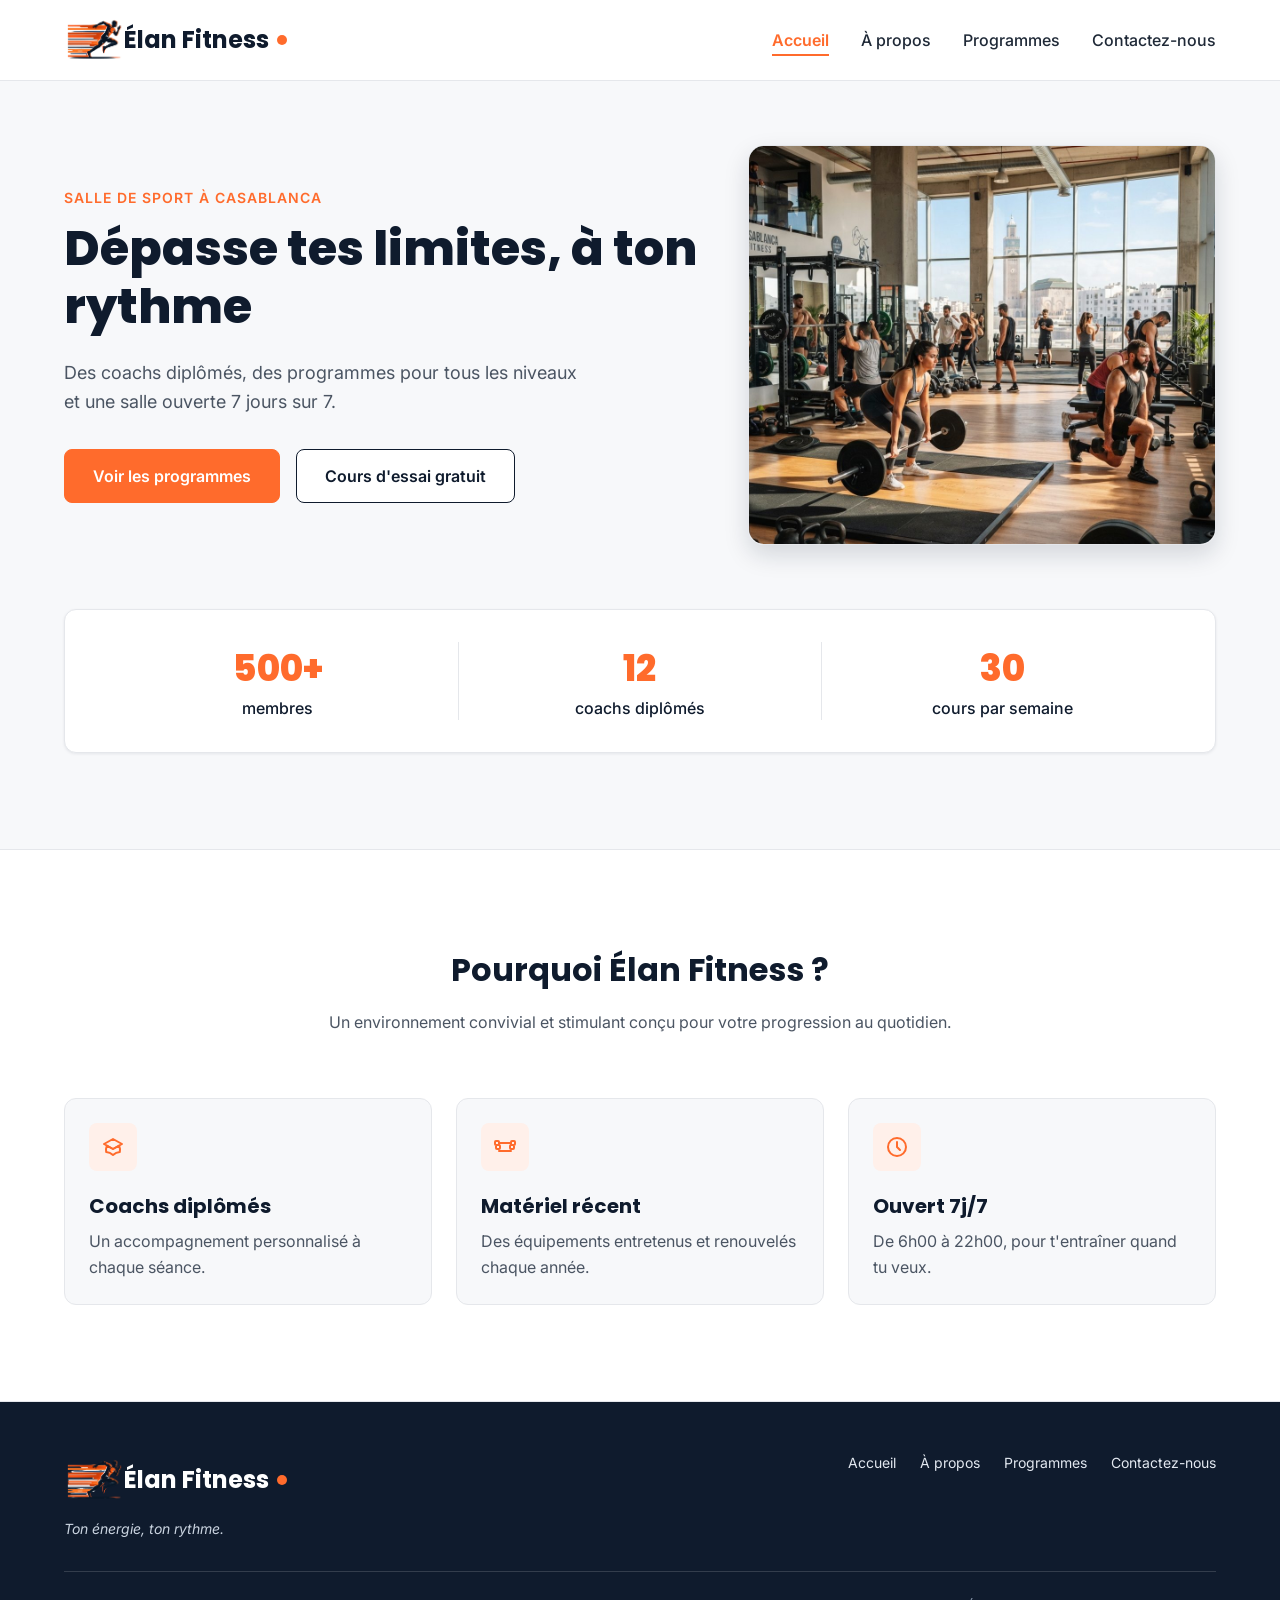
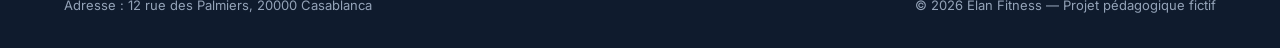
<file: elan-fitness/index.html>
<!DOCTYPE html>
<html lang="fr">
<head>
  <meta charset="UTF-8">
  <meta name="viewport" content="width=device-width, initial-scale=1">
  <meta name="description" content="Élan Fitness, salle de sport à Casablanca : musculation, yoga, cardio et boxe fitness avec des coachs diplômés. Réservez votre cours d'essai gratuit.">
  <title>Élan Fitness | Salle de sport à Casablanca</title>

  <link rel="preconnect" href="https://fonts.googleapis.com">
  <link rel="preconnect" href="https://fonts.gstatic.com" crossorigin>
  <link href="https://fonts.googleapis.com/css2?family=Inter:wght@400;500;600&family=Poppins:wght@600;700;800&display=swap" rel="stylesheet">

  <link rel="stylesheet" href="style.css">
  <link rel="icon" type="image/png" href="img/logo_fits.png">
</head>

<body>


<header class="en-tete">
  <div class="conteneur en-tete-contenu">
    <a href="index.html" class="logo">
      <img src="img/logo_fits.png" alt="Logo Élan Fitness">Élan Fitness
    </a>

    <nav aria-label="Navigation principale">
      <ul class="menu">
        <li><a href="index.html" class="lien-actif">Accueil</a></li>
        <li><a href="apropos.html">À propos</a></li>
        <li><a href="programmes.html">Programmes</a></li>
        <li><a href="contact.html">Contactez-nous</a></li>
      </ul>
    </nav>
  </div>
</header>

  <main>

    <section id="accueil" class="hero">
      <div class="conteneur">

        <div class="hero-contenu">
          <div class="hero-texte">
            <p class="sur-titre">Salle de sport à Casablanca</p>
            <h1>Dépasse tes limites, à ton rythme</h1>
            <p class="hero-description">
              Des coachs diplômés, des programmes pour tous les niveaux et une salle ouverte 7 jours sur 7.
            </p>
            <div class="boutons">
              <a href="programmes.html" class="bouton bouton-principal">Voir les programmes</a>
              <a href="contact.html" class="bouton bouton-secondaire">Cours d'essai gratuit</a>
            </div>
          </div>

          <img class="hero-image" src="img/hero.jpg" alt="Des personnes s'entraînent dans une salle de sport lumineuse à Casablanca">
        </div>

        <div class="chiffres">
          <div class="chiffre">
            <p class="chiffre-nombre">500+</p>
            <p>membres</p>
          </div>
          <div class="chiffre">
            <p class="chiffre-nombre">12</p>
            <p>coachs diplômés</p>
          </div>
          <div class="chiffre">
            <p class="chiffre-nombre">30</p>
            <p>cours par semaine</p>
          </div>
        </div>

      </div>
    </section>

    <section class="section section-blanche">
      <div class="conteneur">

        <div class="section-titre">
          <h2>Pourquoi Élan Fitness ?</h2>
          <p>Un environnement convivial et stimulant conçu pour votre progression au quotidien.</p>
        </div>

        <div class="cartes">
          <article class="carte carte-avantage">
            <div class="icone"><img src="img/icone-coach.svg" alt=""></div>
            <h3>Coachs diplômés</h3>
            <p>Un accompagnement personnalisé à chaque séance.</p>
          </article>

          <article class="carte carte-avantage">
            <div class="icone"><img src="img/icone-materiel.svg" alt=""></div>
            <h3>Matériel récent</h3>
            <p>Des équipements entretenus et renouvelés chaque année.</p>
          </article>

          <article class="carte carte-avantage">
            <div class="icone"><img src="img/icone-horloge.svg" alt=""></div>
            <h3>Ouvert 7j/7</h3>
            <p>De 6h00 à 22h00, pour t'entraîner quand tu veux.</p>
          </article>
        </div>

      </div>
    </section>

  </main>

  <footer class="pied-de-page">
    <div class="conteneur">

      <div class="pied-haut">
        <div>
          <a href="index.html" class="logo logo-clair">
            <img src="img/logo_fits.png" class="logo_footer" alt="Logo Élan Fitness">Élan Fitness
          </a>
          <p class="slogan">Ton énergie, ton rythme.</p>
        </div>

        <nav aria-label="Navigation du pied de page">
          <ul class="menu menu-pied">
            <li><a href="index.html">Accueil</a></li>
            <li><a href="apropos.html">À propos</a></li>
            <li><a href="programmes.html">Programmes</a></li>
            <li><a href="contact.html">Contactez-nous</a></li>

          </ul>
        </nav>
      </div>

      <div class="pied-bas">
        <p>Adresse : 12 rue des Palmiers, 20000 Casablanca</p>
        <p>&copy; 2026 Élan Fitness — Projet pédagogique fictif</p>
      </div>

    </div>
  </footer>

</body>
</html>
</file>
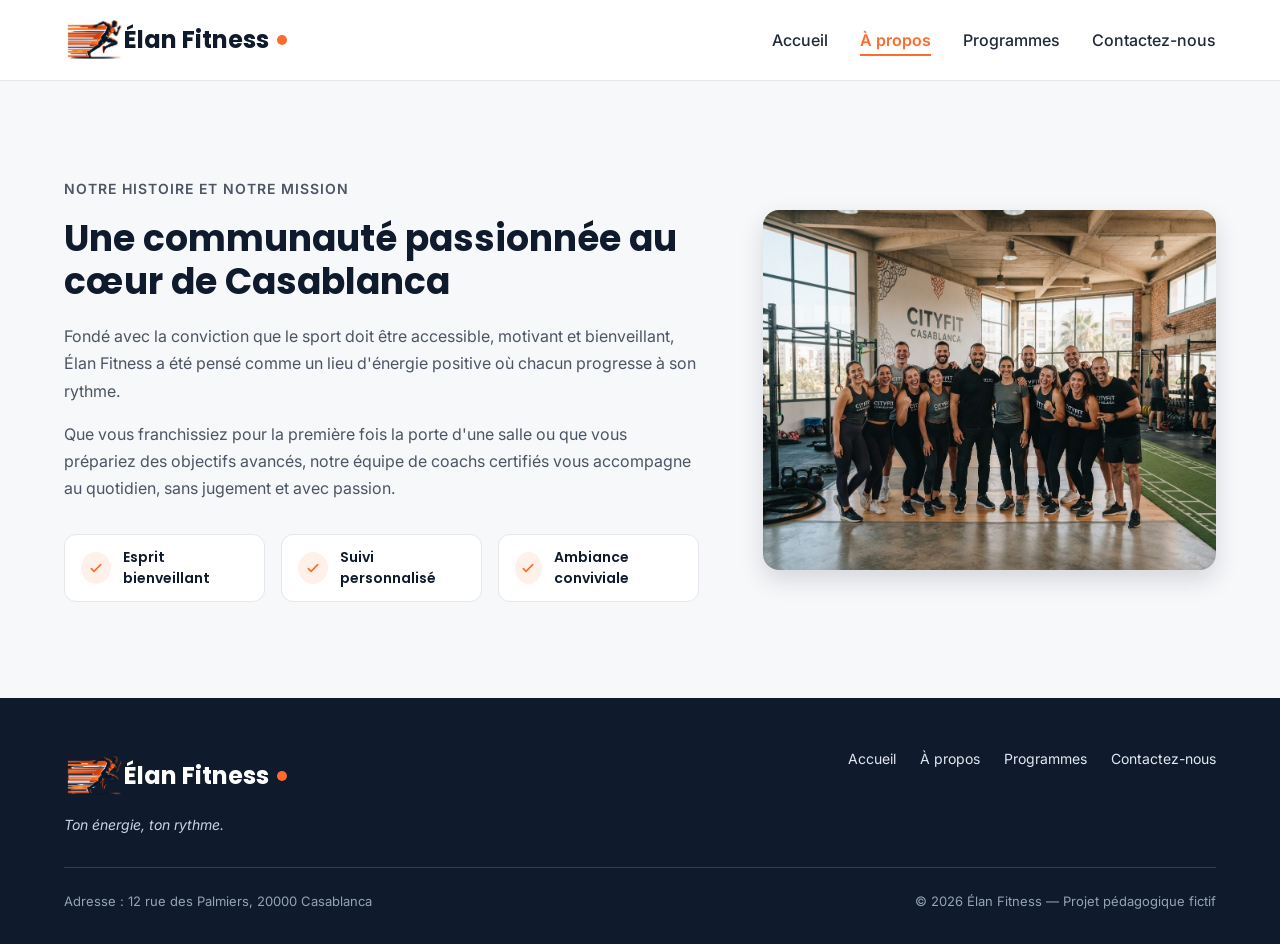
<file: elan-fitness/apropos.html>
<!DOCTYPE html>
<html lang="fr">
<head>
  <meta charset="UTF-8">
  <meta name="viewport" content="width=device-width, initial-scale=1">
  <meta name="description" content="Découvrez Élan Fitness, salle de sport à Casablanca : notre histoire, nos valeurs et notre équipe de coachs diplômés à votre écoute.">
  <title>Élan Fitness | Salle de sport à Casablanca</title>

  <link rel="preconnect" href="https://fonts.googleapis.com">
  <link rel="preconnect" href="https://fonts.gstatic.com" crossorigin>
  <link href="https://fonts.googleapis.com/css2?family=Inter:wght@400;500;600&family=Poppins:wght@600;700;800&display=swap" rel="stylesheet">

  <link rel="stylesheet" href="style.css">
  <link rel="icon" type="image/png" href="img/logo_fits.png">
</head>

<body>


<header class="en-tete">
  <div class="conteneur en-tete-contenu">
    <a href="apropos.html" class="logo">
      <img src="img/logo_fits.png" alt="Logo Élan Fitness">Élan Fitness
    </a>

    <nav aria-label="Navigation principale">
      <ul class="menu">
        <li><a href="index.html" >Accueil</a></li>
        <li><a href="apropos.html" class="lien-actif">À propos</a></li>
        <li><a href="programmes.html">Programmes</a></li>
        <li><a href="contact.html">Contactez-nous</a></li>
      </ul>
    </nav>
  </div>
</header>

  <main>
    <section id="a-propos" class="section">
      <div class="conteneur apropos-contenu">

        <div class="apropos-texte">
          <p class="sur-titre">Notre histoire et notre mission</p>
          <h2>Une communauté passionnée au cœur de Casablanca</h2>
          <p>
            Fondé avec la conviction que le sport doit être accessible, motivant et bienveillant,
            Élan Fitness a été pensé comme un lieu d'énergie positive où chacun progresse à son rythme.
          </p>
          <p>
            Que vous franchissiez pour la première fois la porte d'une salle ou que vous prépariez des
            objectifs avancés, notre équipe de coachs certifiés vous accompagne au quotidien, sans
            jugement et avec passion.
          </p>

          <ul class="valeurs">
            <li class="valeur">
              <div class="icone icone-petite"><img src="img/icone-check.svg" alt=""></div>
              <span>Esprit bienveillant</span>
            </li>
            <li class="valeur">
              <div class="icone icone-petite"><img src="img/icone-check.svg" alt=""></div>
              <span>Suivi personnalisé</span>
            </li>
            <li class="valeur">
              <div class="icone icone-petite"><img src="img/icone-check.svg" alt=""></div>
              <span>Ambiance conviviale</span>
            </li>
          </ul>
        </div>

        <img class="apropos-image" src="img/equipe.jpg" alt="L'équipe de coachs d'Élan Fitness réunie dans la salle">

      </div>
    </section>

           
  </main>

  <footer class="pied-de-page">
    <div class="conteneur">

      <div class="pied-haut">
        <div>
          <a href="index.html" class="logo logo-clair">
            <img src="img/logo_fits.png" class="logo_footer" alt="Logo Élan Fitness">Élan Fitness
          </a>
          <p class="slogan">Ton énergie, ton rythme.</p>
        </div>

        <nav aria-label="Navigation du pied de page">
          <ul class="menu menu-pied">
            <li><a href="index.html">Accueil</a></li>
            <li><a href="apropos.html">À propos</a></li>
            <li><a href="programmes.html">Programmes</a></li>
            <li><a href="contact.html">Contactez-nous</a></li>

          </ul>
        </nav>
      </div>

      <div class="pied-bas">
        <p>Adresse : 12 rue des Palmiers, 20000 Casablanca</p>
        <p>&copy; 2026 Élan Fitness — Projet pédagogique fictif</p>
      </div>

    </div>
  </footer>

</body>
</html>
</file>
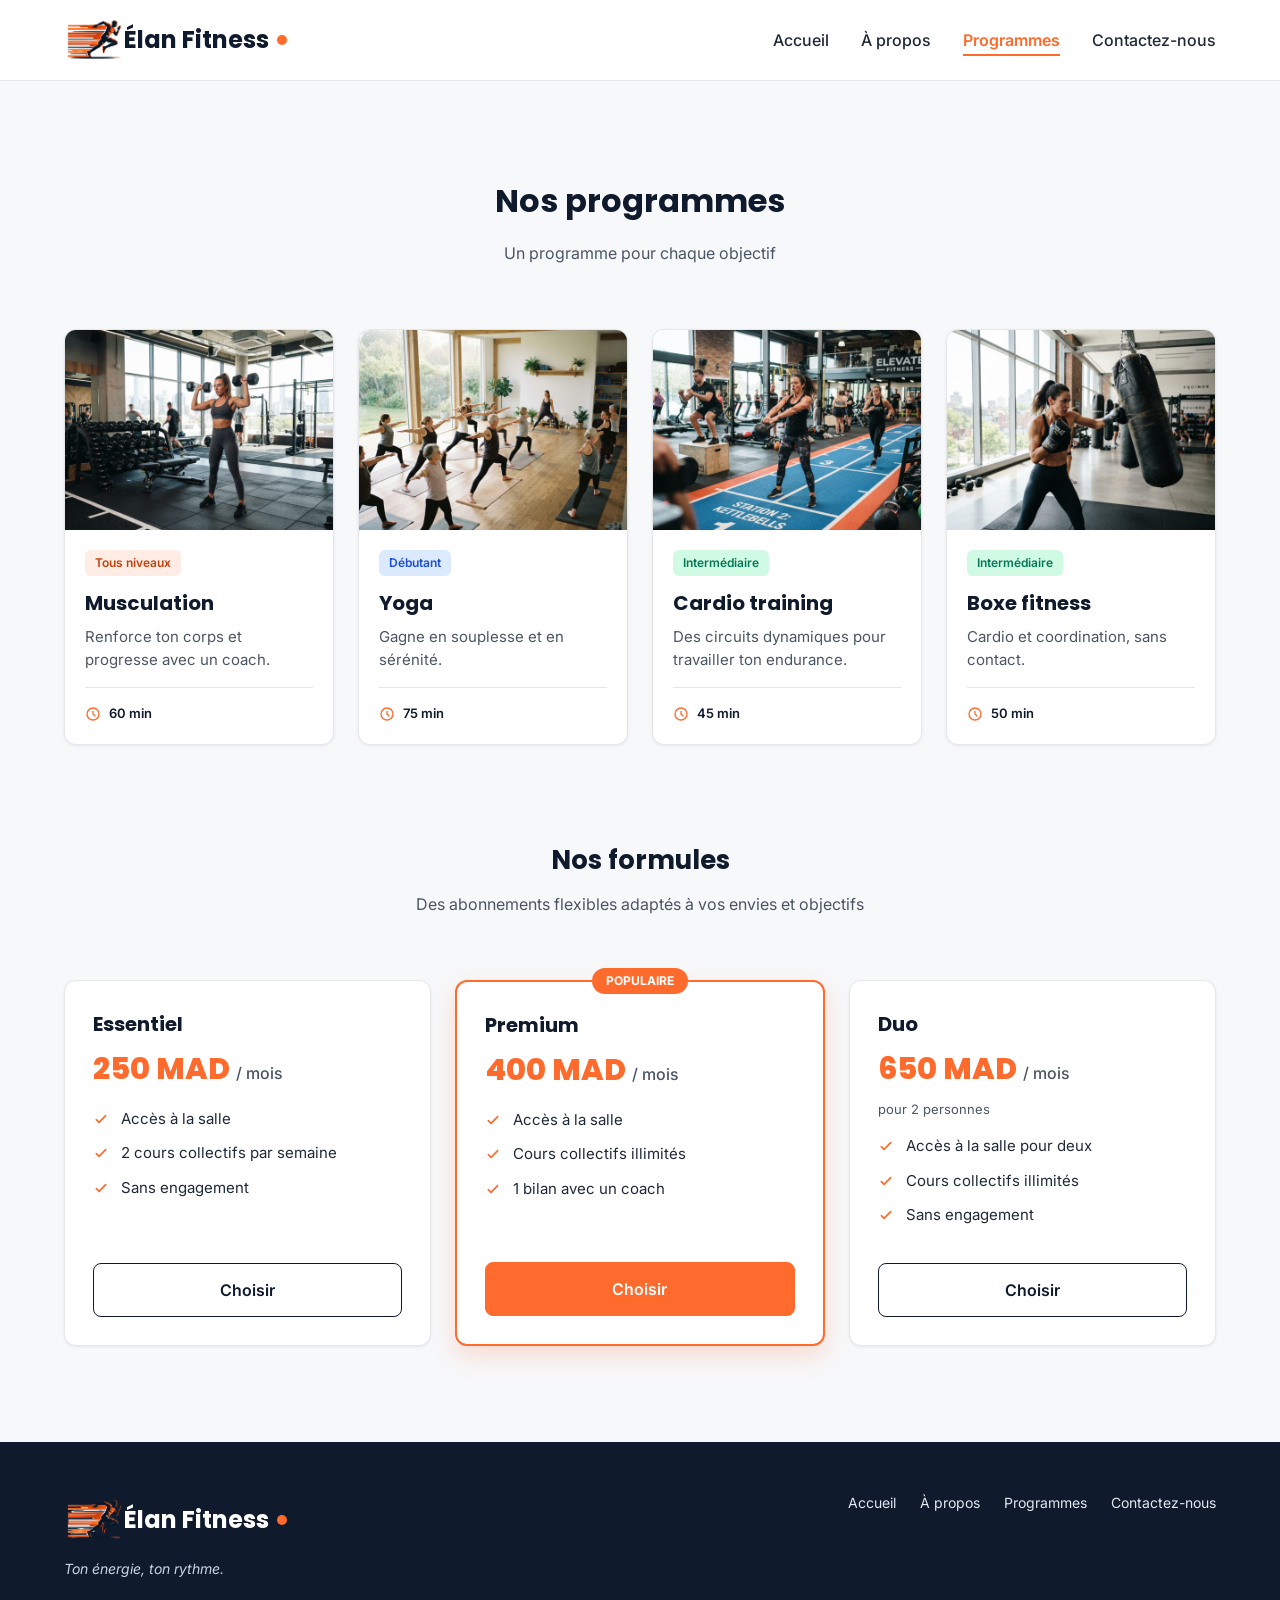
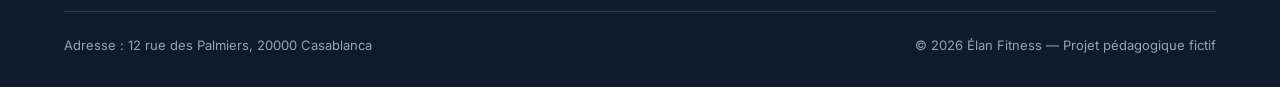
<file: elan-fitness/programmes.html>
<!DOCTYPE html>
<html lang="fr">
<head>
  <meta charset="UTF-8">
  <meta name="viewport" content="width=device-width, initial-scale=1">
  <meta name="description" content="Découvrez les programmes d'Élan Fitness à Casablanca : musculation, yoga, cardio et boxe fitness, pour tous les niveaux. Réservez votre cours d'essai.">
  <title>Élan Fitness | Salle de sport à Casablanca</title>

  <link rel="preconnect" href="https://fonts.googleapis.com">
  <link rel="preconnect" href="https://fonts.gstatic.com" crossorigin>
  <link href="https://fonts.googleapis.com/css2?family=Inter:wght@400;500;600&family=Poppins:wght@600;700;800&display=swap" rel="stylesheet">

  <link rel="stylesheet" href="style.css">
  <link rel="icon" type="image/png" href="img/logo_fits.png">
</head>

<body>


<header class="en-tete">
  <div class="conteneur en-tete-contenu">
    <a href="index.html" class="logo">
      <img src="img/logo_fits.png" alt="Logo Élan Fitness">Élan Fitness
    </a>

    <nav aria-label="Navigation principale">
      <ul class="menu">
        <li><a href="index.html" >Accueil</a></li>
        <li><a href="apropos.html">À propos</a></li>
        <li><a href="programmes.html" class="lien-actif">Programmes</a></li>
        <li><a href="contact.html">Contactez-nous</a></li>
      </ul>
    </nav>
  </div>
</header>

  <main>

    

    
    <section id="programmes" class="section">
      <div class="conteneur">

        <div class="section-titre">
          <h2>Nos programmes</h2>
          <p>Un programme pour chaque objectif</p>
        </div>

        <div class="cartes">

          <article class="carte carte-programme">
            <img src="img/musculation.jpg" alt="Une sportive soulève des haltères dans l'espace musculation">
            <div class="programme-corps">
              <span class="etiquette etiquette-orange">Tous niveaux</span>
              <h3>Musculation</h3>
              <p>Renforce ton corps et progresse avec un coach.</p>
              <p class="duree"><img src="img/icone-duree.svg" alt="">60 min</p>
            </div>
          </article>

          <article class="carte carte-programme">
            <img src="img/yoga.jpg" alt="Un groupe pratique le yoga sur des tapis dans une salle lumineuse">
            <div class="programme-corps">
              <span class="etiquette etiquette-bleue">Débutant</span>
              <h3>Yoga</h3>
              <p>Gagne en souplesse et en sérénité.</p>
              <p class="duree"><img src="img/icone-duree.svg" alt="">75 min</p>
            </div>
          </article>

          <article class="carte carte-programme">
            <img src="img/cardio.jpg" alt="Des sportifs suivent un circuit de cardio training avec des kettlebells">
            <div class="programme-corps">
              <span class="etiquette etiquette-verte">Intermédiaire</span>
              <h3>Cardio training</h3>
              <p>Des circuits dynamiques pour travailler ton endurance.</p>
              <p class="duree"><img src="img/icone-duree.svg" alt="">45 min</p>
            </div>
          </article>

          <article class="carte carte-programme">
            <img src="img/boxe.jpg" alt="Une sportive frappe un sac de frappe pendant un cours de boxe fitness">
            <div class="programme-corps">
              <span class="etiquette etiquette-verte">Intermédiaire</span>
              <h3>Boxe fitness</h3>
              <p>Cardio et coordination, sans contact.</p>
              <p class="duree"><img src="img/icone-duree.svg" alt="">50 min</p>
            </div>
          </article>

        </div>

        <div class="formules">

          <div class="section-titre">
            <h3>Nos formules</h3>
            <p>Des abonnements flexibles adaptés à vos envies et objectifs</p>
          </div>

          <div class="cartes">

            <article class="carte formule">
              <h4>Essentiel</h4>
              <p class="prix">250 MAD <span>/ mois</span></p>
              <ul class="formule-liste">
                <li>Accès à la salle</li>
                <li>2 cours collectifs par semaine</li>
                <li>Sans engagement</li>
              </ul>
              <a href="contact.html" class="bouton bouton-secondaire">Choisir</a>
            </article>

            <article class="carte formule formule-populaire">
              <p class="badge-populaire">Populaire</p>
              <h4>Premium</h4>
              <p class="prix">400 MAD <span>/ mois</span></p>
              <ul class="formule-liste">
                <li>Accès à la salle</li>
                <li>Cours collectifs illimités</li>
                <li>1 bilan avec un coach</li>
              </ul>
              <a href="contact.html" class="bouton bouton-principal">Choisir</a>
            </article>

            <article class="carte formule">
              <h4>Duo</h4>
              <p class="prix">650 MAD <span>/ mois</span></p>
              <p class="prix-note">pour 2 personnes</p>
              <ul class="formule-liste">
                <li>Accès à la salle pour deux</li>
                <li>Cours collectifs illimités</li>
                <li>Sans engagement</li>
              </ul>
              <a href="contact.html" class="bouton bouton-secondaire">Choisir</a>
            </article>

          </div>
        </div>

      </div>
    </section>

  </main>

  <footer class="pied-de-page">
    <div class="conteneur">

      <div class="pied-haut">
        <div>
          <a href="index.html" class="logo logo-clair">
            <img src="img/logo_fits.png" class="logo_footer" alt="Logo Élan Fitness">Élan Fitness
          </a>
          <p class="slogan">Ton énergie, ton rythme.</p>
        </div>

        <nav aria-label="Navigation du pied de page">
          <ul class="menu menu-pied">
            <li><a href="index.html">Accueil</a></li>
            <li><a href="apropos.html">À propos</a></li>
            <li><a href="programmes.html">Programmes</a></li>
            <li><a href="contact.html">Contactez-nous</a></li>

          </ul>
        </nav>
      </div>

      <div class="pied-bas">
        <p>Adresse : 12 rue des Palmiers, 20000 Casablanca</p>
        <p>&copy; 2026 Élan Fitness — Projet pédagogique fictif</p>
      </div>

    </div>
  </footer>

</body>
</html>
</file>
<file: elan-fitness/style.css>
* {
  box-sizing: border-box;
  margin: 0;
  padding: 0;
}

html {
  scroll-behavior: smooth;
}

.logo img {
  width: 60px;   /* Ajustez la taille selon vos besoins */
  height: auto;  /* Conserve les proportions de l'image */
  width: 60px;
  height: auto;
  object-fit: contain;
}

body {
  font-family: 'Inter', Arial, sans-serif;
  font-size: 16px;
  line-height: 1.5;
  color: #1F2937;
  background-color: #F7F8FA;
}

h1, h2, h3, h4 {
  font-family: 'Poppins', Arial, sans-serif;
  color: #0F1B2D;
}

a {
  color: inherit;
  text-decoration: none;
}

ul {
  list-style: none;
}

img {
  display: block;
  max-width: 100%;
}

a:focus-visible,
button:focus-visible {
  outline: 3px solid #FF6B2C;
  outline-offset: 2px;
}

.conteneur {
  width: 100%;
  max-width: 1200px;
  margin: 0 auto;
  padding: 0 24px;
}

.section {
  padding: 96px 0;
}

.section-blanche {
  background-color: #FFFFFF;
  border-top: 1px solid #E5E7EB;
  border-bottom: 1px solid #E5E7EB;
}

.section-titre {
  max-width: 640px;
  margin: 0 auto 64px;
  text-align: center;
}

.section-titre h2 {
  font-size: 32px;
  margin-bottom: 16px;
}

.section-titre h3 {
  font-size: 26px;
  margin-bottom: 12px;
}

.section-titre p {
  color: #4B5563;
}

.sur-titre {
  font-size: 14px;
  font-weight: 600;
  color: #FF6B2C;
  text-transform: uppercase;
  letter-spacing: 1px;
  margin-bottom: 12px;
}

.bouton {
  display: inline-block;
  padding: 14px 28px;
  border-radius: 8px;
  font-size: 16px;
  font-weight: 600;
  text-align: center;
  cursor: pointer;
}

.bouton-principal {
  background-color: #FF6B2C;
  border: 1px solid #FF6B2C;
  color: #FFFFFF;
}

.bouton-principal:hover {
  background-color: #F05817;
}

.bouton-secondaire {
  background-color: #FFFFFF;
  border: 1px solid #0F1B2D;
  color: #0F1B2D;
}

.bouton-secondaire:hover {
  background-color: #F3F4F6;
}

.cartes {
  display: flex;
  gap: 24px;
}

.carte {
  flex: 1;
  background-color: #FFFFFF;
  border: 1px solid #E5E7EB;
  border-radius: 12px;
  box-shadow: 0 1px 3px rgba(15, 27, 45, 0.08);
}

.icone {
  width: 48px;
  height: 48px;
  background-color: #FFF0EA;
  border-radius: 8px;
  display: flex;
  align-items: center;
  justify-content: center;
}

.icone img {
  width: 24px;
  height: 24px;
}

.icone-petite {
  width: 32px;
  height: 32px;
  border-radius: 50%;
}

.icone-petite img {
  width: 16px;
  height: 16px;
}

.en-tete {
  position: sticky;
  top: 0;
  z-index: 10;
  background-color: #FFFFFF;
  border-bottom: 1px solid #E5E7EB;
}

.en-tete-contenu {
  height: 80px;
  display: flex;
  align-items: center;
  justify-content: space-between;
}

.logo {
  display: flex;
  align-items: center;
  font-family: 'Poppins', Arial, sans-serif;
  font-size: 24px;
  font-weight: 700;
  color: #0F1B2D;
}

.logo::after {
  content: "";
  width: 10px;
  height: 10px;
  margin-left: 8px;
  background-color: #FF6B2C;
  border-radius: 50%;
}

.menu {
  display: flex;
  gap: 32px;
}

.menu a {
  font-weight: 500;
  padding-bottom: 4px;
  border-bottom: 2px solid transparent;
}

.menu a:hover {
  color: #FF6B2C;
}

.menu .lien-actif {
  color: #FF6B2C;
  font-weight: 600;
  border-bottom-color: #FF6B2C;
}

.hero {
  padding: 64px 0 96px;
}

.hero-contenu {
  display: flex;
  align-items: center;
  gap: 32px;
}

.hero-texte {
  flex: 7;
}

.hero-texte h1 {
  font-size: 48px;
  font-weight: 800;
  line-height: 1.2;
  margin-bottom: 24px;
}

.hero-description {
  max-width: 520px;
  font-size: 18px;
  line-height: 1.6;
  color: #4B5563;
  margin-bottom: 32px;
}

.boutons {
  display: flex;
  flex-wrap: wrap;
  gap: 16px;
}

.hero-image {
  flex: 5;
  min-width: 0;
  height: 400px;
  object-fit: cover;
  border-radius: 16px;
  border: 1px solid #E5E7EB;
  box-shadow: 0 10px 25px rgba(15, 27, 45, 0.15);
}

.chiffres {
  display: flex;
  margin-top: 64px;
  padding: 32px;
  background-color: #FFFFFF;
  border: 1px solid #E5E7EB;
  border-radius: 12px;
  box-shadow: 0 1px 3px rgba(15, 27, 45, 0.08);
}

.chiffre {
  flex: 1;
  text-align: center;
  font-weight: 500;
  color: #0F1B2D;
}

.chiffre + .chiffre {
  border-left: 1px solid #E5E7EB;
}

.chiffre-nombre {
  font-family: 'Poppins', Arial, sans-serif;
  font-size: 36px;
  font-weight: 800;
  color: #FF6B2C;
}

.carte-avantage {
  padding: 24px;
  background-color: #F7F8FA;
  box-shadow: none;
}

.carte-avantage .icone {
  margin-bottom: 20px;
}

.carte-avantage h3 {
  font-size: 20px;
  margin-bottom: 8px;
}

.carte-avantage p {
  color: #4B5563;
  line-height: 1.6;
}

.apropos-contenu {
  display: flex;
  align-items: center;
  gap: 64px;
}

.apropos-texte {
  flex: 7;
}

.apropos-texte h2 {
  font-size: 36px;
  line-height: 1.2;
  margin-bottom: 20px;
}

.apropos-texte p {
  color: #4B5563;
  line-height: 1.7;
  margin-bottom: 16px;
}

.valeurs {
  display: flex;
  gap: 16px;
  margin-top: 32px;
}

.valeur {
  flex: 1;
  display: flex;
  align-items: center;
  gap: 12px;
  padding: 12px 16px;
  background-color: #FFFFFF;
  border: 1px solid #E5E7EB;
  border-radius: 12px;
  font-family: 'Poppins', Arial, sans-serif;
  font-size: 14px;
  font-weight: 600;
  color: #0F1B2D;
}

.apropos-image {
  flex: 5;
  min-width: 0;
  height: 360px;
  object-fit: cover;
  border-radius: 16px;
  box-shadow: 0 10px 25px rgba(15, 27, 45, 0.15);
}

.carte-programme {
  display: flex;
  flex-direction: column;
  overflow: hidden;
}

.carte-programme > img {
  width: 100%;
  height: 200px;
  object-fit: cover;
}

.programme-corps {
  flex: 1;
  display: flex;
  flex-direction: column;
  padding: 20px;
}

.programme-corps h3 {
  font-size: 20px;
  margin-bottom: 8px;
}

.programme-corps p {
  font-size: 15px;
  color: #4B5563;
}

.etiquette {
  align-self: flex-start;
  padding: 4px 10px;
  margin-bottom: 12px;
  border-radius: 6px;
  font-size: 12px;
  font-weight: 600;
}

.etiquette-orange {
  background-color: #FFEDE5;
  color: #C2410C;
}

.etiquette-bleue {
  background-color: #DBEAFE;
  color: #1D4ED8;
}

.etiquette-verte {
  background-color: #D1FAE5;
  color: #047857;
}

.programme-corps .duree {
  display: flex;
  align-items: center;
  gap: 8px;
  margin-top: auto;
  padding-top: 16px;
  border-top: 1px solid #E5E7EB;
  font-size: 13px;
  font-weight: 600;
  color: #0F1B2D;
}

.programme-corps h3 + p {
  margin-bottom: 16px;
}

.duree img {
  width: 16px;
  height: 16px;
}

.formules {
  margin-top: 96px;
}

.formule {
  position: relative;
  display: flex;
  flex-direction: column;
  padding: 28px;
}

.formule h4 {
  font-size: 20px;
}

.prix {
  margin: 8px 0 16px;
  font-family: 'Poppins', Arial, sans-serif;
  font-size: 30px;
  font-weight: 800;
  color: #FF6B2C;
}

.prix span {
  font-family: 'Inter', Arial, sans-serif;
  font-size: 16px;
  font-weight: 500;
  color: #4B5563;
}

.prix-note {
  margin: -8px 0 16px;
  font-size: 13px;
  color: #4B5563;
}

.formule-liste {
  flex: 1;
  margin-bottom: 24px;
}

.formule-liste li {
  padding-left: 28px;
  margin-bottom: 12px;
  font-size: 15px;
  background-image: url('img/icone-check.svg');
  background-repeat: no-repeat;
  background-position: left center;
  background-size: 16px;
}

.formule .bouton {
  display: block;
}

.formule-populaire {
  border: 2px solid #FF6B2C;
  box-shadow: 0 10px 25px rgba(255, 107, 44, 0.2);
}

.badge-populaire {
  position: absolute;
  top: -14px;
  left: 50%;
  transform: translateX(-50%);
  padding: 4px 14px;
  background-color: #FF6B2C;
  border-radius: 999px;
  font-size: 12px;
  font-weight: 700;
  text-transform: uppercase;
  color: #FFFFFF;
}

.pied-de-page {
  padding: 48px 0 32px;
  background-color: #0F1B2D;
  color: #FFFFFF;
}

.pied-haut {
  display: flex;
  justify-content: space-between;
  align-items: flex-start;
  padding-bottom: 32px;
  border-bottom: 1px solid rgba(255, 255, 255, 0.15);
}

.logo-clair {
  color: #FFFFFF;
}

.slogan {
  margin-top: 8px;
  font-size: 14px;
  font-style: italic;
  color: #CBD5E1;
}

.menu-pied {
  gap: 24px;
}

.menu-pied a {
  font-size: 14px;
  font-weight: 400;
  color: #E2E8F0;
}

.pied-bas {
  display: flex;
  justify-content: space-between;
  margin-top: 24px;
  font-size: 13px;
  color: #94A3B8;
}
</file>
